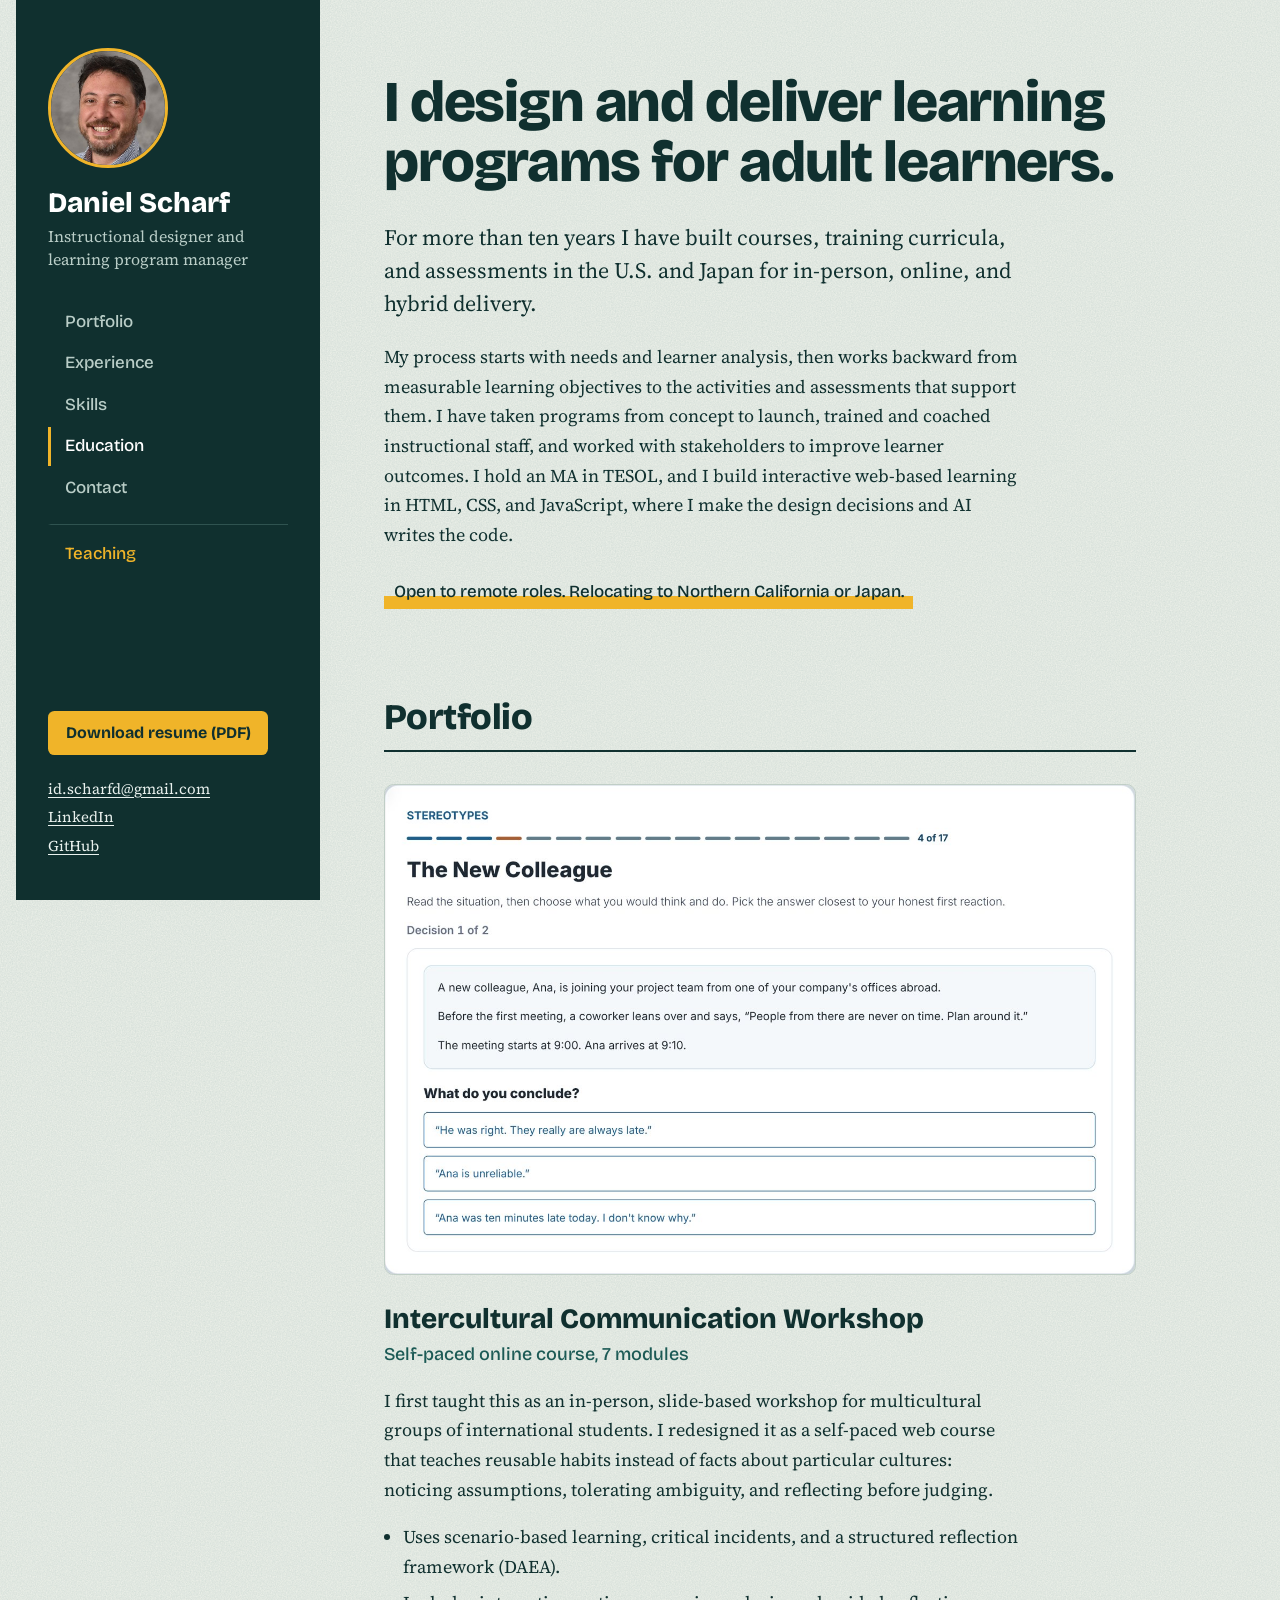
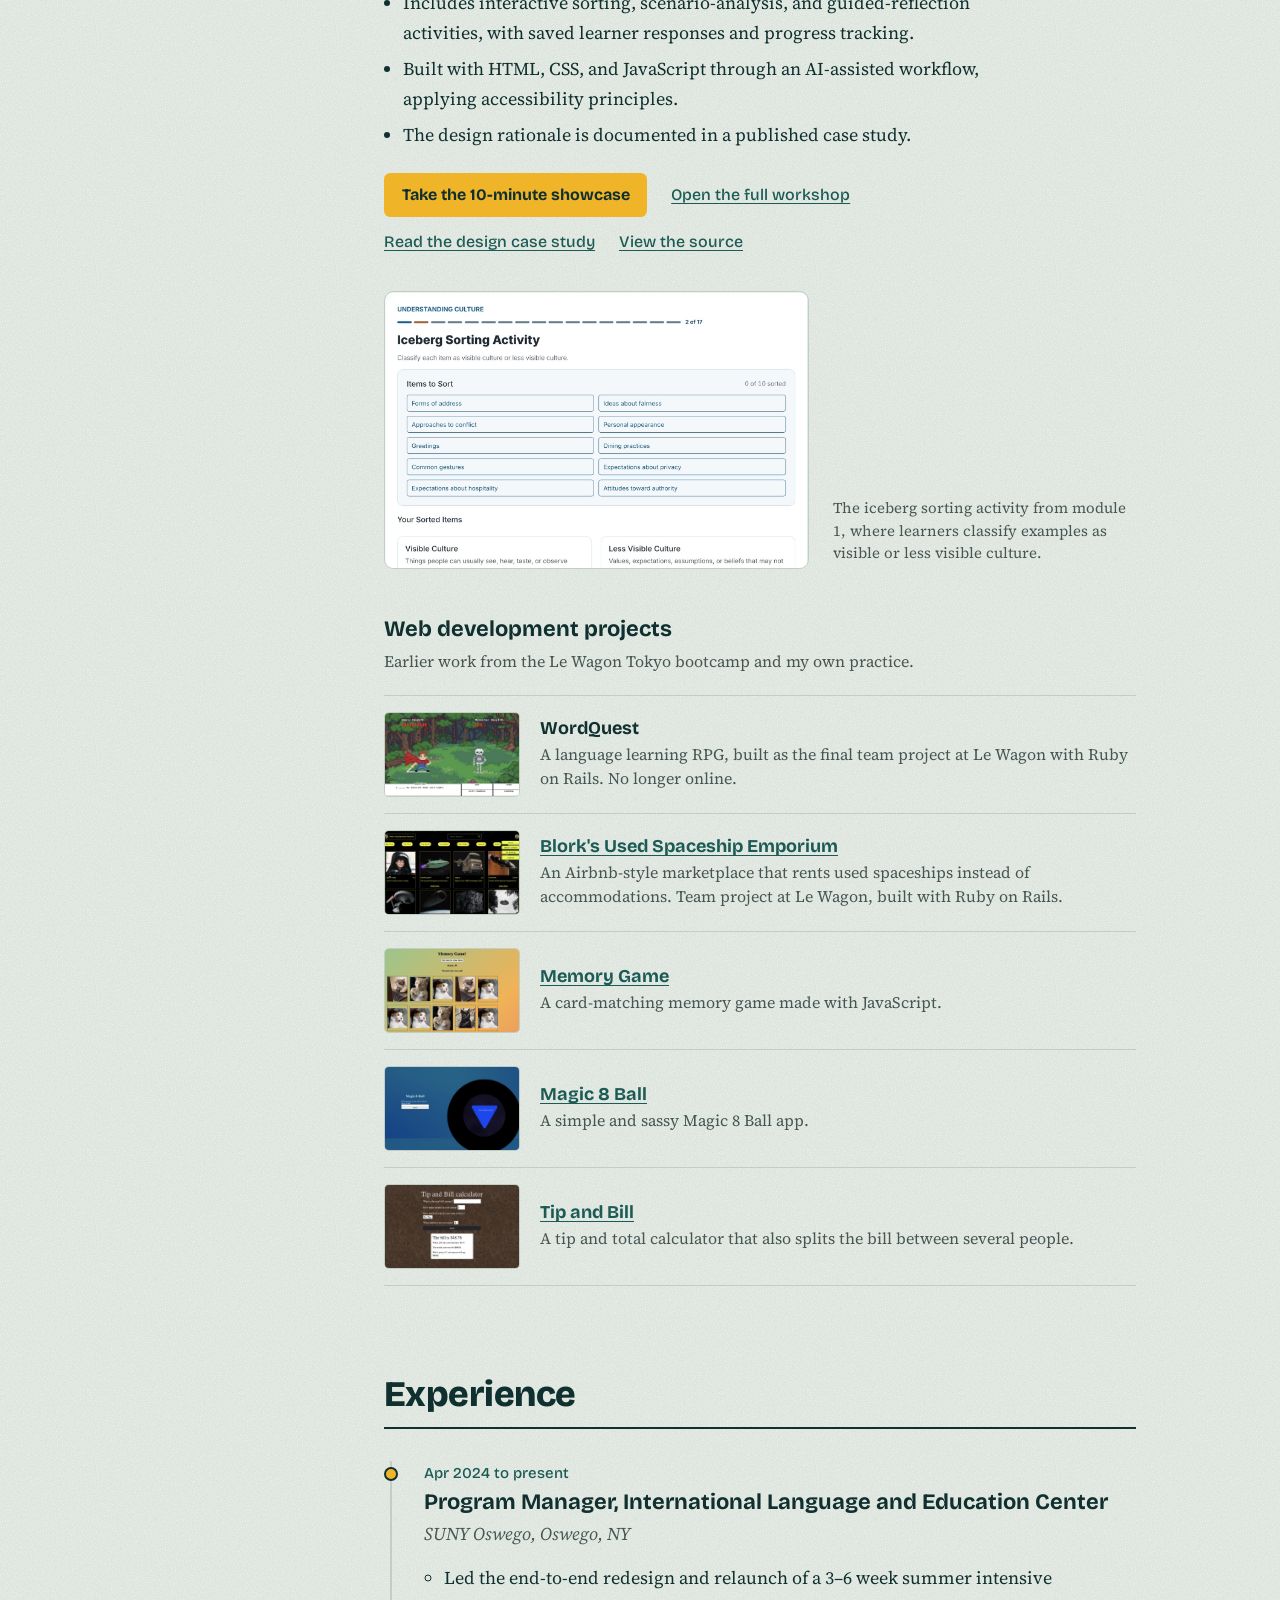
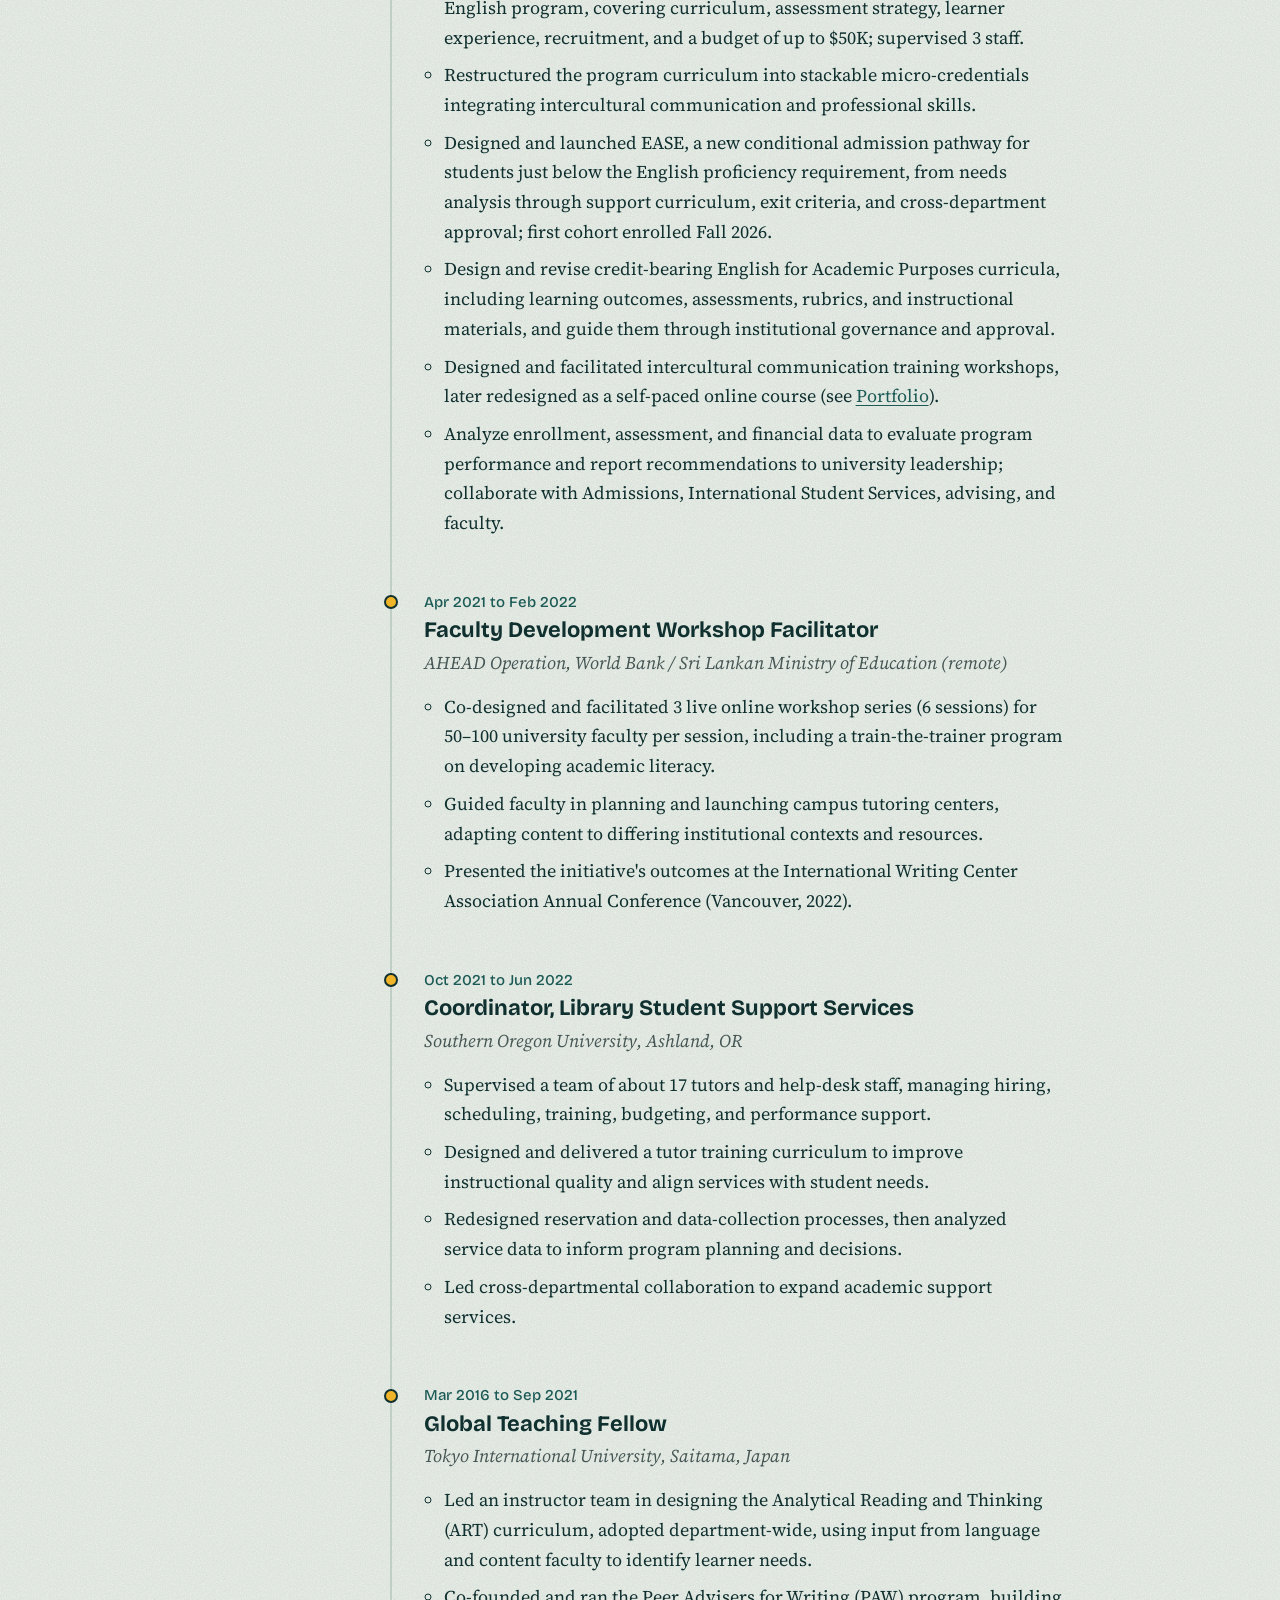
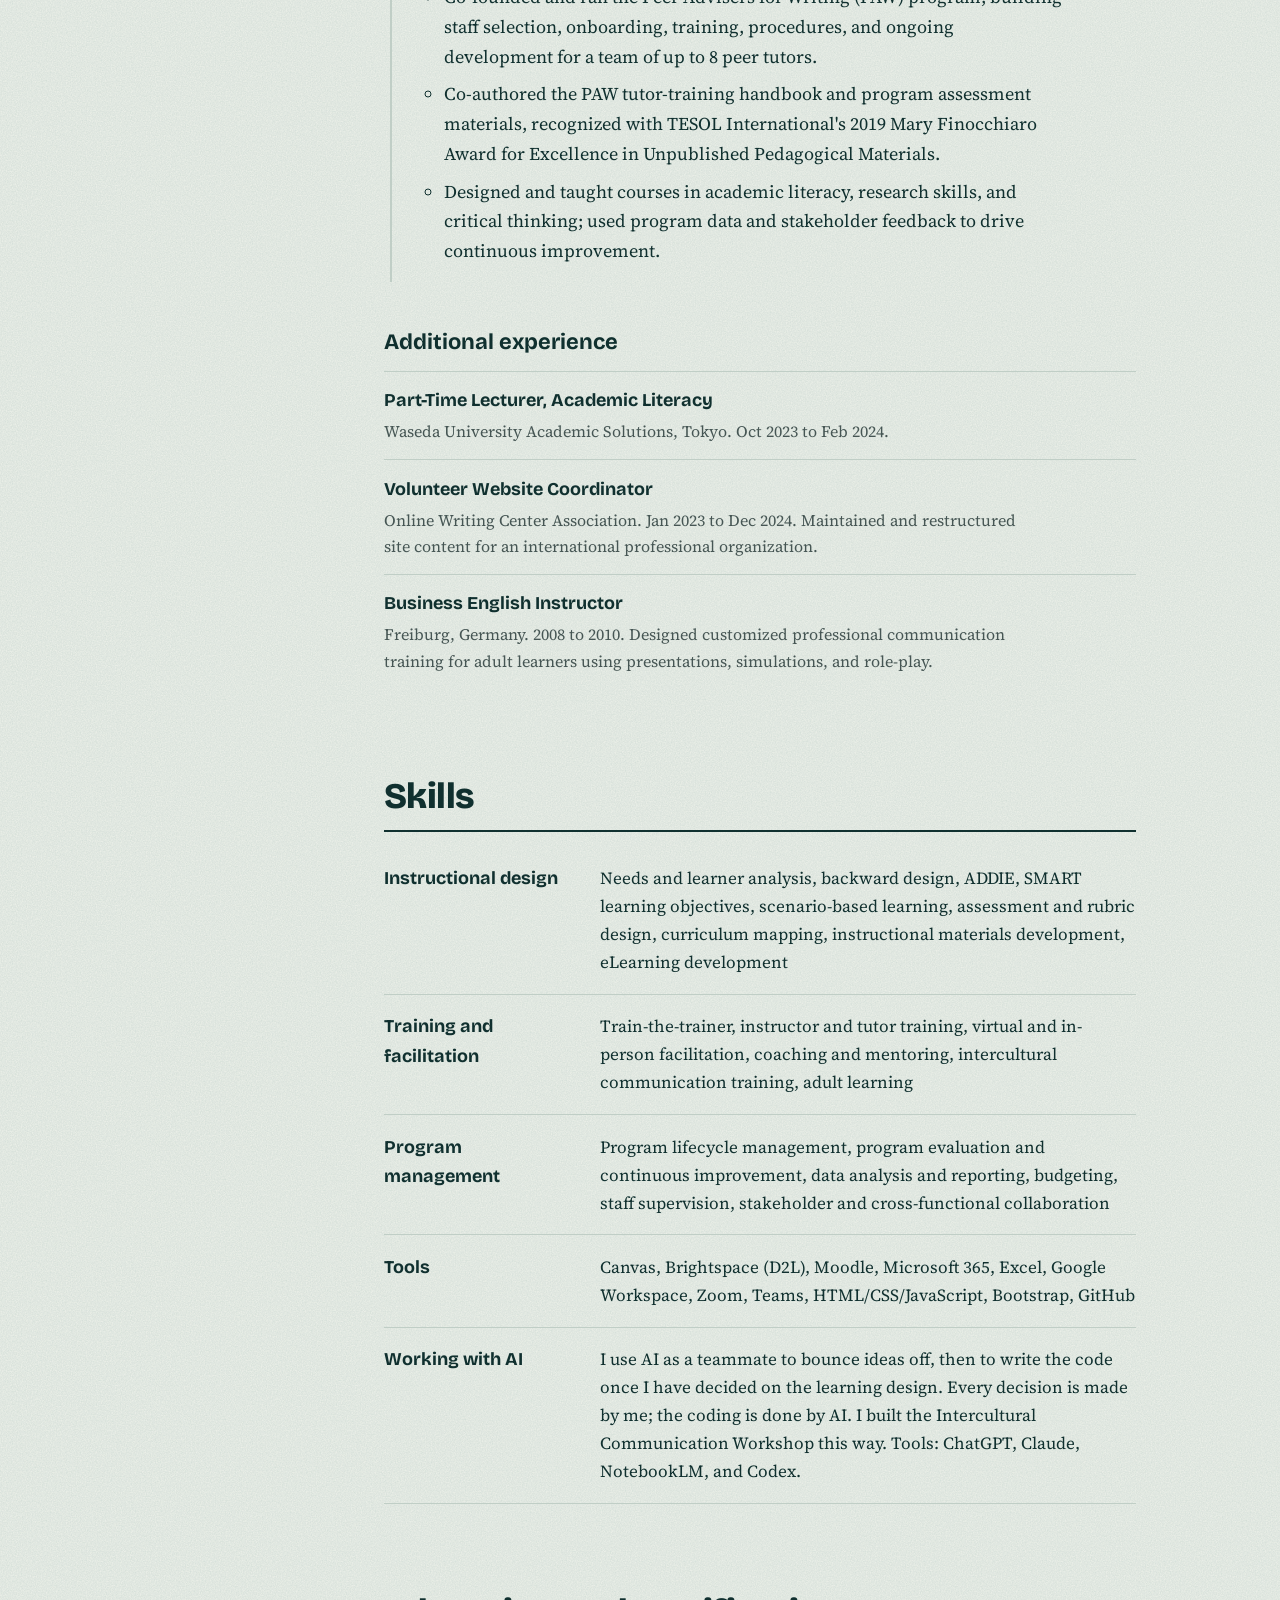
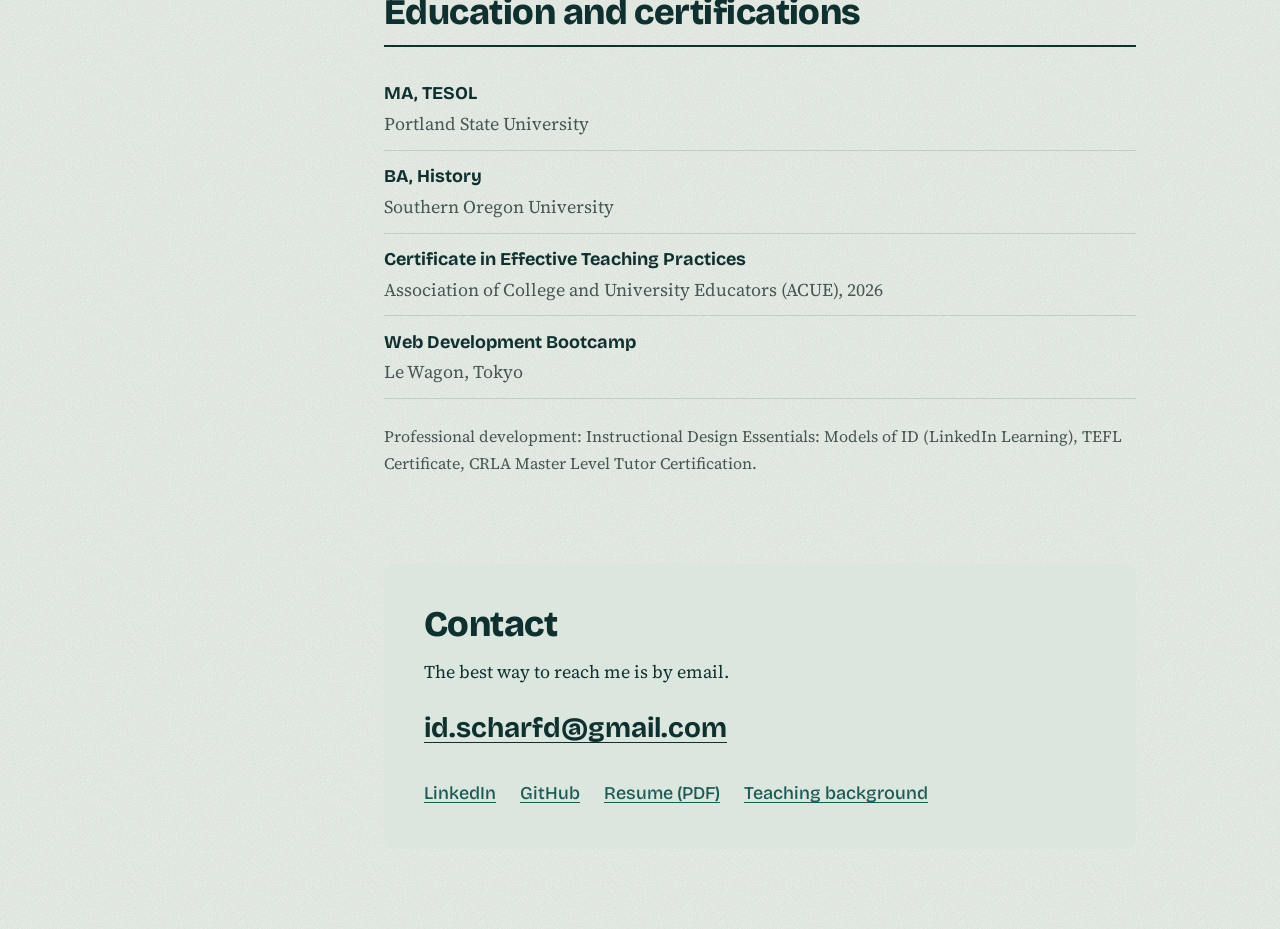
<file: index.html>
<!DOCTYPE html>
<html lang="en">
<head>
  <meta charset="UTF-8">
  <meta name="viewport" content="width=device-width, initial-scale=1">
  <title>Daniel Scharf, instructional designer</title>
  <meta name="description" content="Daniel Scharf is an instructional designer and learning program manager with 10+ years of experience designing, delivering, and evaluating learning programs for adult and international learners.">
  <meta property="og:title" content="Daniel Scharf, instructional designer">
  <meta property="og:description" content="Portfolio and resume: instructional design, curriculum development, and learning program management.">
  <meta property="og:type" content="website">
  <meta property="og:url" content="https://daniel-scharf.com/">
  <link rel="icon" href="data:image/svg+xml,%3Csvg xmlns='http://www.w3.org/2000/svg' viewBox='0 0 64 64'%3E%3Crect width='64' height='64' rx='12' fill='%2310302F'/%3E%3Ctext x='32' y='43' font-family='Arial,sans-serif' font-size='28' font-weight='700' text-anchor='middle' fill='%23F0B429'%3EDS%3C/text%3E%3C/svg%3E">
  <link rel="preconnect" href="https://fonts.googleapis.com">
  <link rel="preconnect" href="https://fonts.gstatic.com" crossorigin>
  <link href="https://fonts.googleapis.com/css2?family=Bricolage+Grotesque:opsz,wght@12..96,500;12..96,700;12..96,800&family=Source+Serif+4:ital,opsz,wght@0,8..60,400;0,8..60,600;1,8..60,400&display=swap" rel="stylesheet">
  <link rel="stylesheet" href="style.css">
</head>
<body>
  <a class="skip-link" href="#main">Skip to content</a>

  <div class="layout">
    <header class="rail">
      <div class="rail-id">
        <img class="portrait" src="images/daniel-scharf.jpg" width="400" height="400" alt="Portrait of Daniel Scharf">
        <div>
          <p class="rail-name">Daniel Scharf</p>
          <p class="rail-role">Instructional designer and learning program manager</p>
        </div>
      </div>

      <nav class="rail-nav" aria-label="Sections">
        <a href="#portfolio">Portfolio</a>
        <a href="#experience">Experience</a>
        <a href="#skills">Skills</a>
        <a href="#education">Education</a>
        <a href="#contact">Contact</a>
        <a class="nav-page" href="teaching.html">Teaching</a>
      </nav>

      <div class="rail-actions">
        <a class="button" href="Daniel_Scharf_Resume.pdf" download>Download resume (PDF)</a>
        <ul class="rail-links">
          <li><a href="mailto:id.scharfd@gmail.com">id.scharfd@gmail.com</a></li>
          <li><a href="https://www.linkedin.com/in/scharf-daniel" target="_blank" rel="noopener">LinkedIn</a></li>
          <li><a href="https://github.com/DanielBScharf" target="_blank" rel="noopener">GitHub</a></li>
        </ul>
      </div>
    </header>

    <main id="main">
      <section class="intro" aria-labelledby="intro-heading">
        <h1 id="intro-heading">I design and deliver learning programs for adult learners.</h1>
        <p class="lede">For more than ten years I have built courses, training curricula, and assessments in the U.S. and Japan for in-person, online, and hybrid delivery.</p>
        <p>My process starts with needs and learner analysis, then works backward from measurable learning objectives to the activities and assessments that support them. I have taken programs from concept to launch, trained and coached instructional staff, and worked with stakeholders to improve learner outcomes. I hold an MA in TESOL, and I build interactive web-based learning in HTML, CSS, and JavaScript, where I make the design decisions and AI writes the code.</p>
        <p class="availability">Open to remote roles. Relocating to Northern California or Japan.</p>
      </section>

      <section id="portfolio" aria-labelledby="portfolio-heading">
        <h2 id="portfolio-heading">Portfolio</h2>

        <article class="feature">
          <a class="feature-shot" href="https://danielbscharf.github.io/Intercultural-Communication-Online-Web-Training/#showcase" target="_blank" rel="noopener">
            <img src="images/workshop-scenario.jpg" width="1400" height="913" alt="A workshop screen titled The New Colleague: a short workplace scenario followed by three possible conclusions for the learner to choose from">
          </a>
          <div class="feature-body">
            <h3>Intercultural Communication Workshop</h3>
            <p class="feature-kind">Self-paced online course, 7 modules</p>
            <p>I first taught this as an in-person, slide-based workshop for multicultural groups of international students. I redesigned it as a self-paced web course that teaches reusable habits instead of facts about particular cultures: noticing assumptions, tolerating ambiguity, and reflecting before judging.</p>
            <ul>
              <li>Uses scenario-based learning, critical incidents, and a structured reflection framework (DAEA).</li>
              <li>Includes interactive sorting, scenario-analysis, and guided-reflection activities, with saved learner responses and progress tracking.</li>
              <li>Built with HTML, CSS, and JavaScript through an AI-assisted workflow, applying accessibility principles.</li>
              <li>The design rationale is documented in a published case study.</li>
            </ul>
            <p class="feature-links">
              <a class="button" href="https://danielbscharf.github.io/Intercultural-Communication-Online-Web-Training/#showcase" target="_blank" rel="noopener">Take the 10-minute showcase</a>
              <a href="https://danielbscharf.github.io/Intercultural-Communication-Online-Web-Training/" target="_blank" rel="noopener">Open the full workshop</a>
              <a href="https://github.com/DanielBScharf/Intercultural-Communication-Online-Web-Training/blob/main/docs/DESIGN_DECISIONS.md" target="_blank" rel="noopener">Read the design case study</a>
              <a href="https://github.com/DanielBScharf/Intercultural-Communication-Online-Web-Training" target="_blank" rel="noopener">View the source</a>
            </p>
          </div>
          <figure class="feature-second">
            <img src="images/workshop-sorting.jpg" width="1400" height="913" loading="lazy" alt="A workshop screen titled Iceberg Sorting Activity, with ten items such as greetings and ideas about fairness to classify as visible or less visible culture">
            <figcaption>The iceberg sorting activity from module 1, where learners classify examples as visible or less visible culture.</figcaption>
          </figure>
        </article>

        <h3 class="sub-heading">Web development projects</h3>
        <p class="sub-note">Earlier work from the Le Wagon Tokyo bootcamp and my own practice.</p>
        <ul class="projects">
          <li>
            <img src="images/wordquest.jpg" width="720" height="395" loading="lazy" alt="WordQuest landing page">
            <div>
              <h4>WordQuest</h4>
              <p>A language learning RPG, built as the final team project at Le Wagon with Ruby on Rails. No longer online.</p>
            </div>
          </li>
          <li>
            <img src="images/blorks.jpg" width="720" height="395" loading="lazy" alt="Blork's Used Spaceship Emporium landing page">
            <div>
              <h4><a href="https://blorks-used-spaceships.herokuapp.com/" target="_blank" rel="noopener">Blork's Used Spaceship Emporium</a></h4>
              <p>An Airbnb-style marketplace that rents used spaceships instead of accommodations. Team project at Le Wagon, built with Ruby on Rails.</p>
            </div>
          </li>
          <li>
            <img src="images/memory.jpg" width="720" height="464" loading="lazy" alt="Memory game board">
            <div>
              <h4><a href="https://danielbscharf.github.io/Memory-Game/" target="_blank" rel="noopener">Memory Game</a></h4>
              <p>A card-matching memory game made with JavaScript.</p>
            </div>
          </li>
          <li>
            <img src="images/magic.jpg" width="720" height="393" loading="lazy" alt="Magic 8 Ball app">
            <div>
              <h4><a href="https://danielbscharf.github.io/magic-8-ball/" target="_blank" rel="noopener">Magic 8 Ball</a></h4>
              <p>A simple and sassy Magic 8 Ball app.</p>
            </div>
          </li>
          <li>
            <img src="images/billcalc.jpg" width="720" height="393" loading="lazy" alt="Tip and bill calculator">
            <div>
              <h4><a href="https://danielbscharf.github.io/tip-and-bill/" target="_blank" rel="noopener">Tip and Bill</a></h4>
              <p>A tip and total calculator that also splits the bill between several people.</p>
            </div>
          </li>
        </ul>
      </section>

      <section id="experience" aria-labelledby="experience-heading">
        <h2 id="experience-heading">Experience</h2>

        <ol class="timeline">
          <li>
            <p class="when">Apr 2024 to present</p>
            <h3>Program Manager, International Language and Education Center</h3>
            <p class="where">SUNY Oswego, Oswego, NY</p>
            <ul>
              <li>Led the end-to-end redesign and relaunch of a 3–6 week summer intensive English program, covering curriculum, assessment strategy, learner experience, recruitment, and a budget of up to $50K; supervised 3 staff.</li>
              <li>Restructured the program curriculum into stackable micro-credentials integrating intercultural communication and professional skills.</li>
              <li>Designed and launched EASE, a new conditional admission pathway for students just below the English proficiency requirement, from needs analysis through support curriculum, exit criteria, and cross-department approval; first cohort enrolled Fall 2026.</li>
              <li>Design and revise credit-bearing English for Academic Purposes curricula, including learning outcomes, assessments, rubrics, and instructional materials, and guide them through institutional governance and approval.</li>
              <li>Designed and facilitated intercultural communication training workshops, later redesigned as a self-paced online course (see <a href="#portfolio">Portfolio</a>).</li>
              <li>Analyze enrollment, assessment, and financial data to evaluate program performance and report recommendations to university leadership; collaborate with Admissions, International Student Services, advising, and faculty.</li>
            </ul>
          </li>
          <li>
            <p class="when">Apr 2021 to Feb 2022</p>
            <h3>Faculty Development Workshop Facilitator</h3>
            <p class="where">AHEAD Operation, World Bank / Sri Lankan Ministry of Education (remote)</p>
            <ul>
              <li>Co-designed and facilitated 3 live online workshop series (6 sessions) for 50–100 university faculty per session, including a train-the-trainer program on developing academic literacy.</li>
              <li>Guided faculty in planning and launching campus tutoring centers, adapting content to differing institutional contexts and resources.</li>
              <li>Presented the initiative's outcomes at the International Writing Center Association Annual Conference (Vancouver, 2022).</li>
            </ul>
          </li>
          <li>
            <p class="when">Oct 2021 to Jun 2022</p>
            <h3>Coordinator, Library Student Support Services</h3>
            <p class="where">Southern Oregon University, Ashland, OR</p>
            <ul>
              <li>Supervised a team of about 17 tutors and help-desk staff, managing hiring, scheduling, training, budgeting, and performance support.</li>
              <li>Designed and delivered a tutor training curriculum to improve instructional quality and align services with student needs.</li>
              <li>Redesigned reservation and data-collection processes, then analyzed service data to inform program planning and decisions.</li>
              <li>Led cross-departmental collaboration to expand academic support services.</li>
            </ul>
          </li>
          <li>
            <p class="when">Mar 2016 to Sep 2021</p>
            <h3>Global Teaching Fellow</h3>
            <p class="where">Tokyo International University, Saitama, Japan</p>
            <ul>
              <li>Led an instructor team in designing the Analytical Reading and Thinking (ART) curriculum, adopted department-wide, using input from language and content faculty to identify learner needs.</li>
              <li>Co-founded and ran the Peer Advisers for Writing (PAW) program, building staff selection, onboarding, training, procedures, and ongoing development for a team of up to 8 peer tutors.</li>
              <li>Co-authored the PAW tutor-training handbook and program assessment materials, recognized with TESOL International's 2019 Mary Finocchiaro Award for Excellence in Unpublished Pedagogical Materials.</li>
              <li>Designed and taught courses in academic literacy, research skills, and critical thinking; used program data and stakeholder feedback to drive continuous improvement.</li>
            </ul>
          </li>
        </ol>

        <h3 class="sub-heading">Additional experience</h3>
        <dl class="additional">
          <div>
            <dt>Part-Time Lecturer, Academic Literacy</dt>
            <dd>Waseda University Academic Solutions, Tokyo. Oct 2023 to Feb 2024.</dd>
          </div>
          <div>
            <dt>Volunteer Website Coordinator</dt>
            <dd>Online Writing Center Association. Jan 2023 to Dec 2024. Maintained and restructured site content for an international professional organization.</dd>
          </div>
          <div>
            <dt>Business English Instructor</dt>
            <dd>Freiburg, Germany. 2008 to 2010. Designed customized professional communication training for adult learners using presentations, simulations, and role-play.</dd>
          </div>
        </dl>
      </section>

      <section id="skills" aria-labelledby="skills-heading">
        <h2 id="skills-heading">Skills</h2>
        <dl class="skills">
          <div>
            <dt>Instructional design</dt>
            <dd>Needs and learner analysis, backward design, ADDIE, SMART learning objectives, scenario-based learning, assessment and rubric design, curriculum mapping, instructional materials development, eLearning development</dd>
          </div>
          <div>
            <dt>Training and facilitation</dt>
            <dd>Train-the-trainer, instructor and tutor training, virtual and in-person facilitation, coaching and mentoring, intercultural communication training, adult learning</dd>
          </div>
          <div>
            <dt>Program management</dt>
            <dd>Program lifecycle management, program evaluation and continuous improvement, data analysis and reporting, budgeting, staff supervision, stakeholder and cross-functional collaboration</dd>
          </div>
          <div>
            <dt>Tools</dt>
            <dd>Canvas, Brightspace (D2L), Moodle, Microsoft 365, Excel, Google Workspace, Zoom, Teams, HTML/CSS/JavaScript, Bootstrap, GitHub</dd>
          </div>
          <div>
            <dt>Working with AI</dt>
            <dd>I use AI as a teammate to bounce ideas off, then to write the code once I have decided on the learning design. Every decision is made by me; the coding is done by AI. I built the Intercultural Communication Workshop this way. Tools: ChatGPT, Claude, NotebookLM, and Codex.</dd>
          </div>
        </dl>
      </section>

      <section id="education" aria-labelledby="education-heading">
        <h2 id="education-heading">Education and certifications</h2>
        <ul class="credentials">
          <li><strong>MA, TESOL</strong> Portland State University</li>
          <li><strong>BA, History</strong> Southern Oregon University</li>
          <li><strong>Certificate in Effective Teaching Practices</strong> Association of College and University Educators (ACUE), 2026</li>
          <li><strong>Web Development Bootcamp</strong> Le Wagon, Tokyo</li>
        </ul>
        <p class="sub-note">Professional development: Instructional Design Essentials: Models of ID (LinkedIn Learning), TEFL Certificate, CRLA Master Level Tutor Certification.</p>
      </section>

      <section id="contact" class="contact" aria-labelledby="contact-heading">
        <h2 id="contact-heading">Contact</h2>
        <p>The best way to reach me is by email.</p>
        <p class="contact-email"><a href="mailto:id.scharfd@gmail.com">id.scharfd@gmail.com</a></p>
        <p class="contact-links">
          <a href="https://www.linkedin.com/in/scharf-daniel" target="_blank" rel="noopener">LinkedIn</a>
          <a href="https://github.com/DanielBScharf" target="_blank" rel="noopener">GitHub</a>
          <a href="Daniel_Scharf_Resume.pdf" download>Resume (PDF)</a>
          <a href="teaching.html">Teaching background</a>
        </p>
      </section>
    </main>
  </div>

  <script src="script.js"></script>
</body>
</html>
</file>
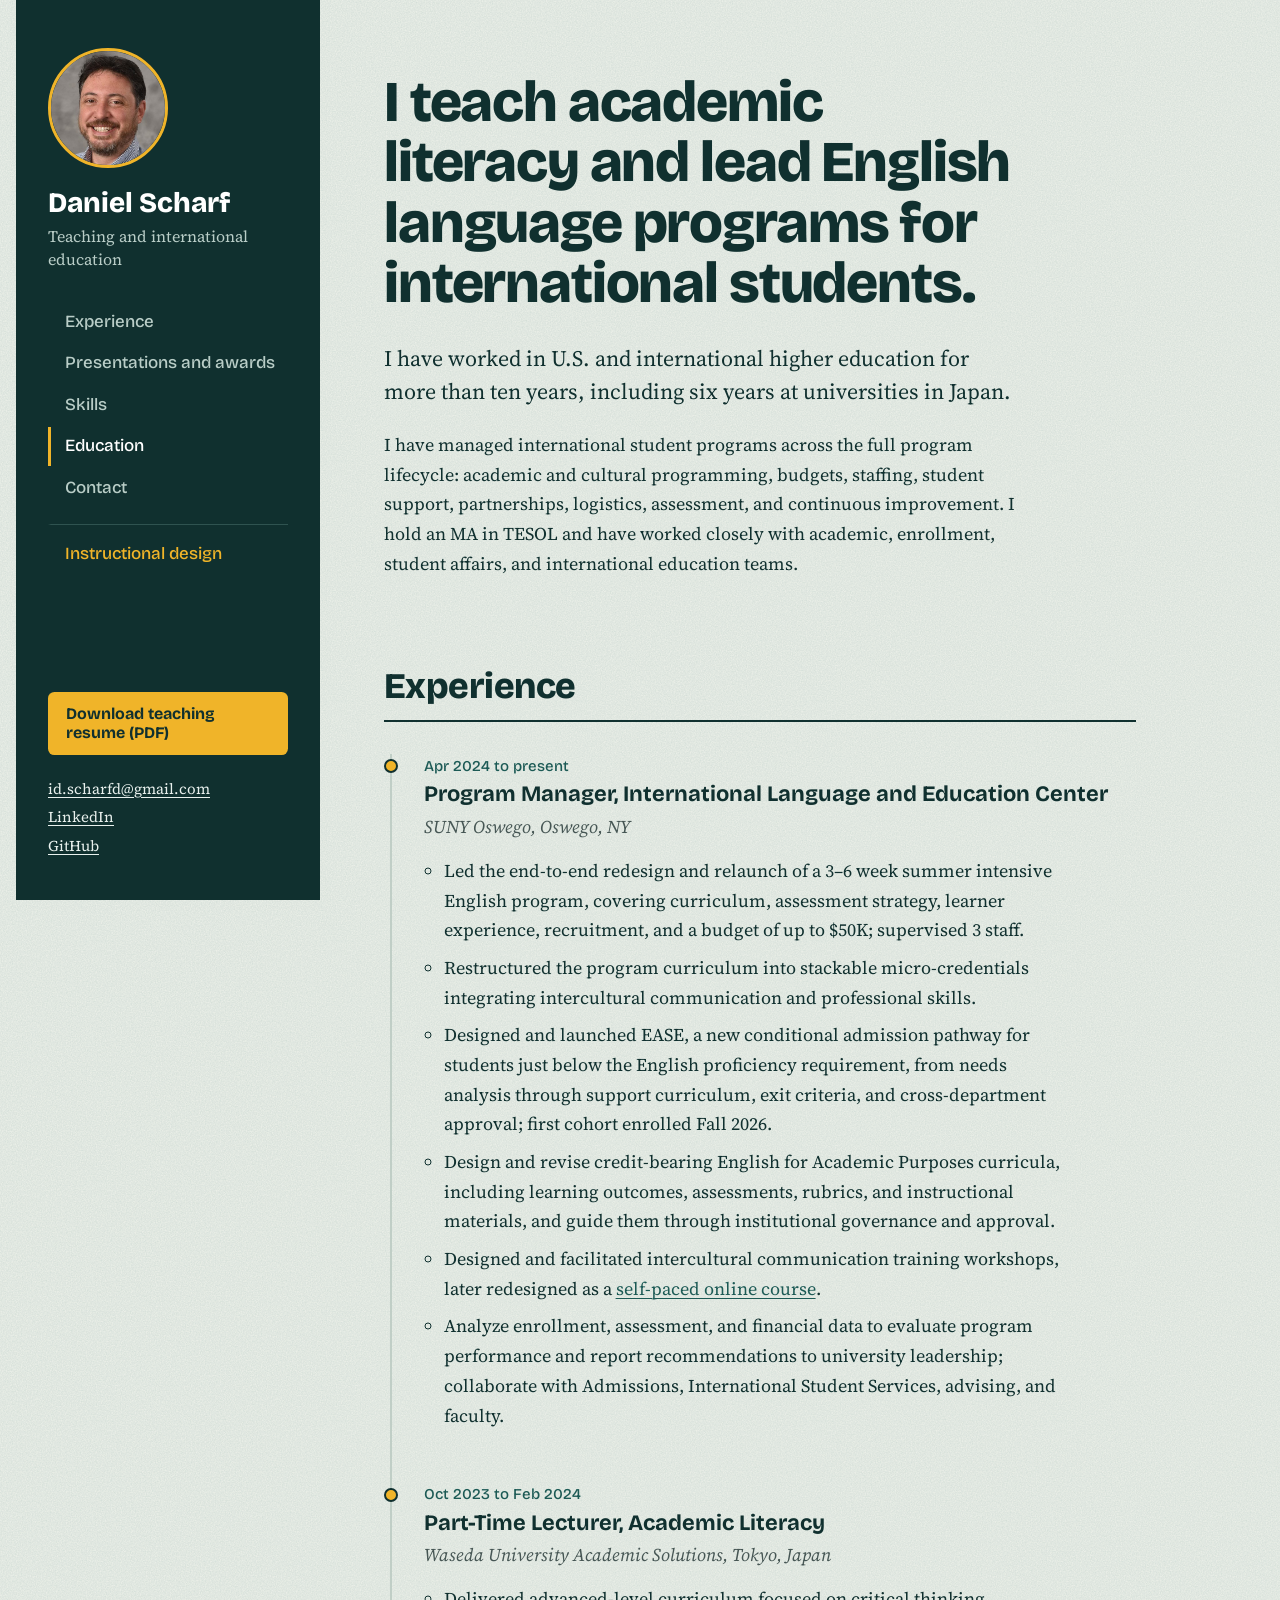
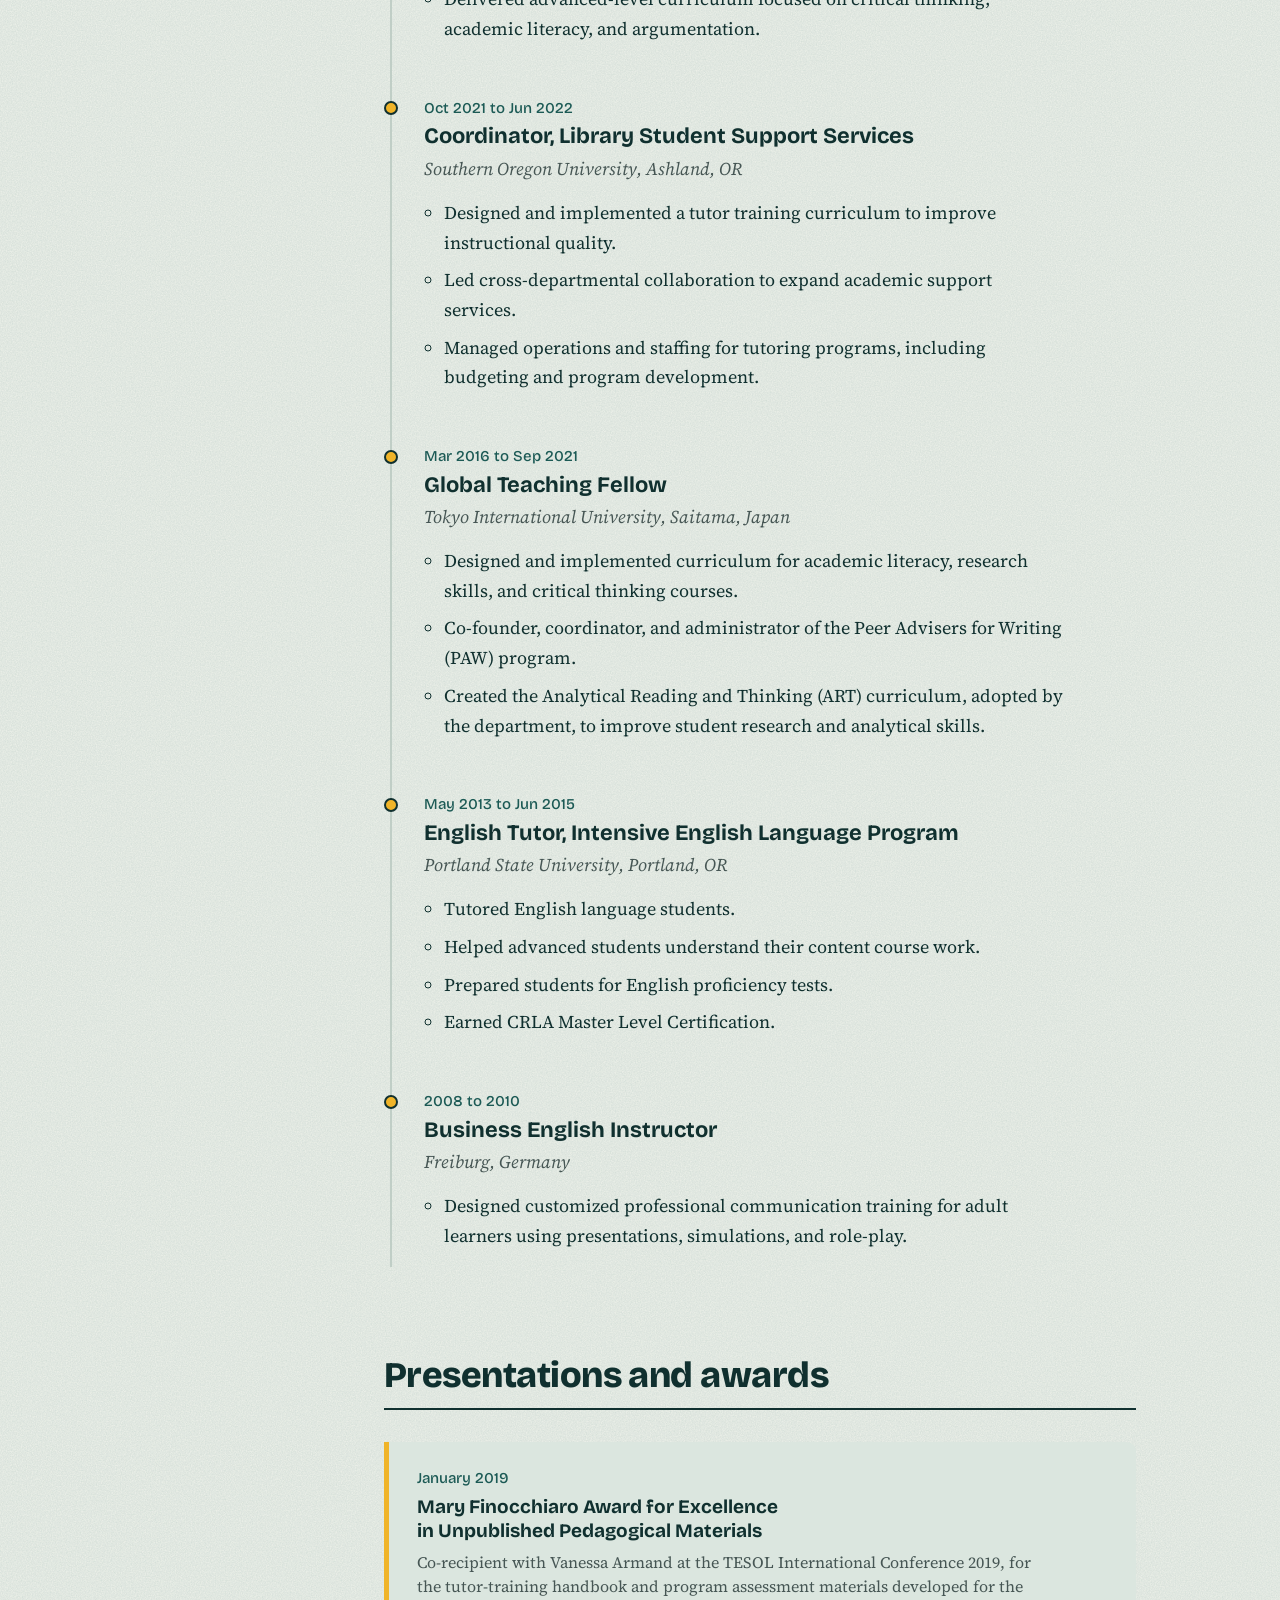
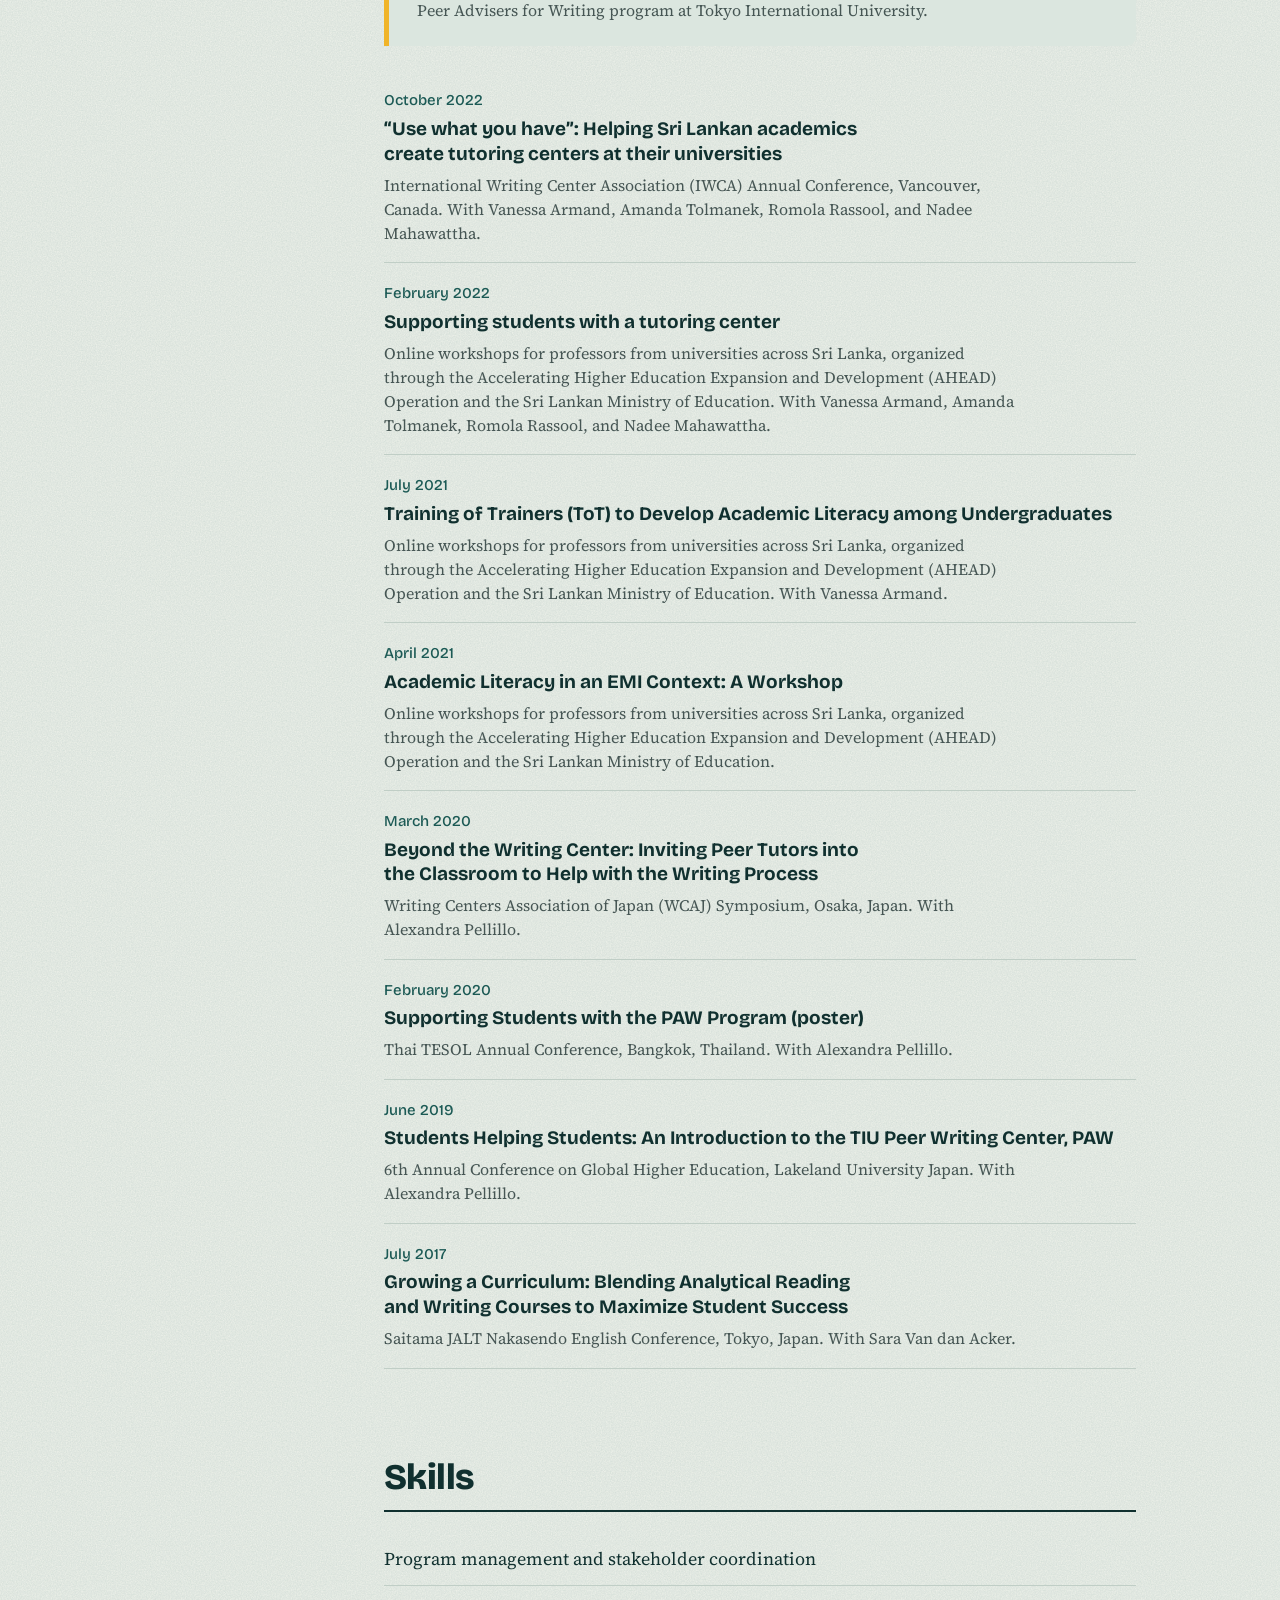
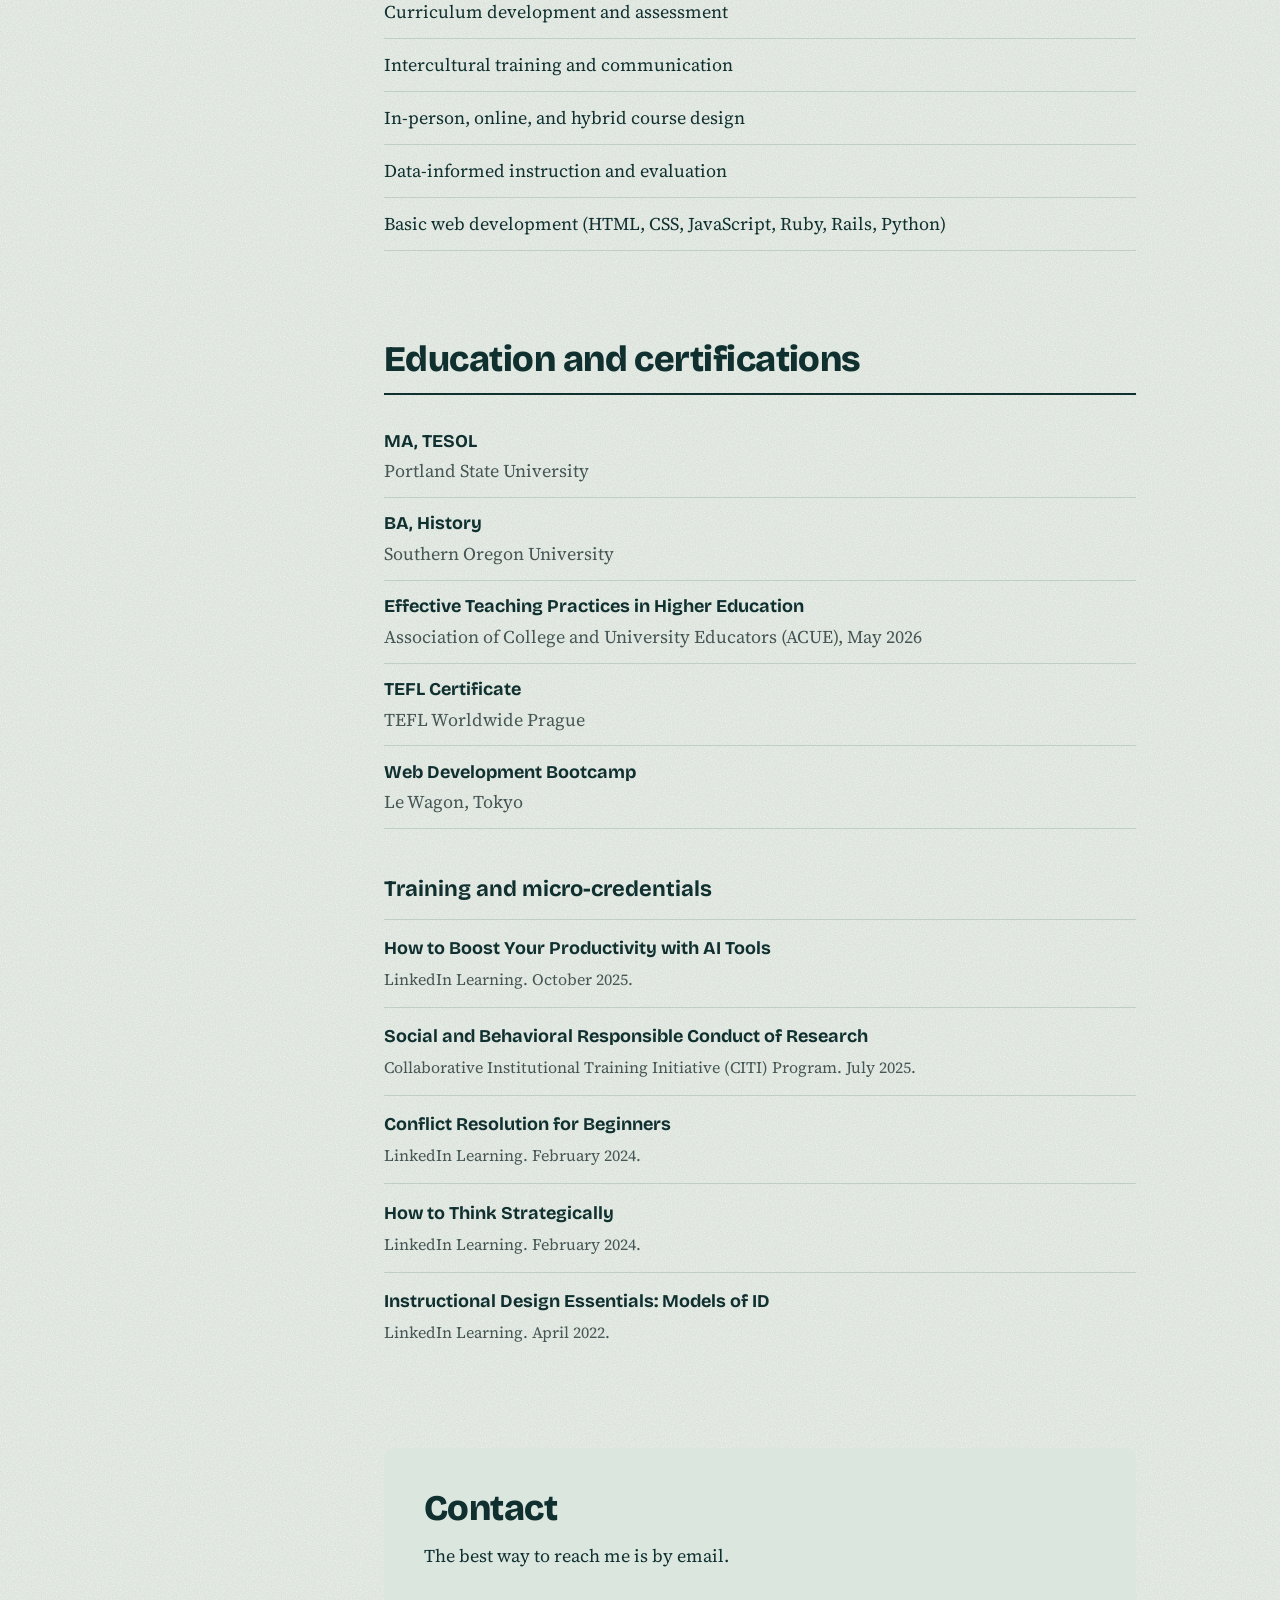
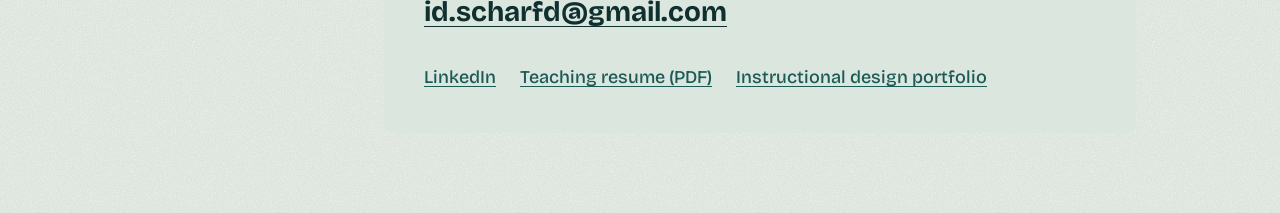
<file: teaching.html>
<!DOCTYPE html>
<html lang="en">
<head>
  <meta charset="UTF-8">
  <meta name="viewport" content="width=device-width, initial-scale=1">
  <title>Daniel Scharf, teaching and international education</title>
  <meta name="description" content="Daniel Scharf's teaching background: 10+ years in U.S. and international higher education, including six years at Japanese universities. MA TESOL.">
  <meta property="og:title" content="Daniel Scharf, teaching and international education">
  <meta property="og:description" content="Teaching experience, presentations, and qualifications in academic English and international education.">
  <meta property="og:type" content="website">
  <meta property="og:url" content="https://daniel-scharf.com/teaching.html">
  <link rel="icon" href="data:image/svg+xml,%3Csvg xmlns='http://www.w3.org/2000/svg' viewBox='0 0 64 64'%3E%3Crect width='64' height='64' rx='12' fill='%2310302F'/%3E%3Ctext x='32' y='43' font-family='Arial,sans-serif' font-size='28' font-weight='700' text-anchor='middle' fill='%23F0B429'%3EDS%3C/text%3E%3C/svg%3E">
  <link rel="preconnect" href="https://fonts.googleapis.com">
  <link rel="preconnect" href="https://fonts.gstatic.com" crossorigin>
  <link href="https://fonts.googleapis.com/css2?family=Bricolage+Grotesque:opsz,wght@12..96,500;12..96,700;12..96,800&family=Source+Serif+4:ital,opsz,wght@0,8..60,400;0,8..60,600;1,8..60,400&display=swap" rel="stylesheet">
  <link rel="stylesheet" href="style.css">
</head>
<body>
  <a class="skip-link" href="#main">Skip to content</a>

  <div class="layout">
    <header class="rail">
      <div class="rail-id">
        <img class="portrait" src="images/daniel-scharf.jpg" width="400" height="400" alt="Portrait of Daniel Scharf">
        <div>
          <p class="rail-name">Daniel Scharf</p>
          <p class="rail-role">Teaching and international education</p>
        </div>
      </div>

      <nav class="rail-nav" aria-label="Sections">
        <a href="#experience">Experience</a>
        <a href="#presentations">Presentations and awards</a>
        <a href="#skills">Skills</a>
        <a href="#education">Education</a>
        <a href="#contact">Contact</a>
        <a class="nav-page" href="index.html">Instructional design</a>
      </nav>

      <div class="rail-actions">
        <a class="button" href="Daniel_Scharf_Teaching_Resume.pdf" download>Download teaching resume (PDF)</a>
        <ul class="rail-links">
          <li><a href="mailto:id.scharfd@gmail.com">id.scharfd@gmail.com</a></li>
          <li><a href="https://www.linkedin.com/in/scharf-daniel" target="_blank" rel="noopener">LinkedIn</a></li>
          <li><a href="https://github.com/DanielBScharf" target="_blank" rel="noopener">GitHub</a></li>
        </ul>
      </div>
    </header>

    <main id="main">
      <section class="intro" aria-labelledby="intro-heading">
        <h1 id="intro-heading">I teach academic literacy and lead English language programs for international students.</h1>
        <p class="lede">I have worked in U.S. and international higher education for more than ten years, including six years at universities in Japan.</p>
        <p>I have managed international student programs across the full program lifecycle: academic and cultural programming, budgets, staffing, student support, partnerships, logistics, assessment, and continuous improvement. I hold an MA in TESOL and have worked closely with academic, enrollment, student affairs, and international education teams.</p>
      </section>

      <section id="experience" aria-labelledby="experience-heading">
        <h2 id="experience-heading">Experience</h2>

        <ol class="timeline">
          <li>
            <p class="when">Apr 2024 to present</p>
            <h3>Program Manager, International Language and Education Center</h3>
            <p class="where">SUNY Oswego, Oswego, NY</p>
            <ul>
              <li>Led the end-to-end redesign and relaunch of a 3–6 week summer intensive English program, covering curriculum, assessment strategy, learner experience, recruitment, and a budget of up to $50K; supervised 3 staff.</li>
              <li>Restructured the program curriculum into stackable micro-credentials integrating intercultural communication and professional skills.</li>
              <li>Designed and launched EASE, a new conditional admission pathway for students just below the English proficiency requirement, from needs analysis through support curriculum, exit criteria, and cross-department approval; first cohort enrolled Fall 2026.</li>
              <li>Design and revise credit-bearing English for Academic Purposes curricula, including learning outcomes, assessments, rubrics, and instructional materials, and guide them through institutional governance and approval.</li>
              <li>Designed and facilitated intercultural communication training workshops, later redesigned as a <a href="index.html#portfolio">self-paced online course</a>.</li>
              <li>Analyze enrollment, assessment, and financial data to evaluate program performance and report recommendations to university leadership; collaborate with Admissions, International Student Services, advising, and faculty.</li>
            </ul>
          </li>
          <li>
            <p class="when">Oct 2023 to Feb 2024</p>
            <h3>Part-Time Lecturer, Academic Literacy</h3>
            <p class="where">Waseda University Academic Solutions, Tokyo, Japan</p>
            <ul>
              <li>Delivered advanced-level curriculum focused on critical thinking, academic literacy, and argumentation.</li>
            </ul>
          </li>
          <li>
            <p class="when">Oct 2021 to Jun 2022</p>
            <h3>Coordinator, Library Student Support Services</h3>
            <p class="where">Southern Oregon University, Ashland, OR</p>
            <ul>
              <li>Designed and implemented a tutor training curriculum to improve instructional quality.</li>
              <li>Led cross-departmental collaboration to expand academic support services.</li>
              <li>Managed operations and staffing for tutoring programs, including budgeting and program development.</li>
            </ul>
          </li>
          <li>
            <p class="when">Mar 2016 to Sep 2021</p>
            <h3>Global Teaching Fellow</h3>
            <p class="where">Tokyo International University, Saitama, Japan</p>
            <ul>
              <li>Designed and implemented curriculum for academic literacy, research skills, and critical thinking courses.</li>
              <li>Co-founder, coordinator, and administrator of the Peer Advisers for Writing (PAW) program.</li>
              <li>Created the Analytical Reading and Thinking (ART) curriculum, adopted by the department, to improve student research and analytical skills.</li>
            </ul>
          </li>
          <li>
            <p class="when">May 2013 to Jun 2015</p>
            <h3>English Tutor, Intensive English Language Program</h3>
            <p class="where">Portland State University, Portland, OR</p>
            <ul>
              <li>Tutored English language students.</li>
              <li>Helped advanced students understand their content course work.</li>
              <li>Prepared students for English proficiency tests.</li>
              <li>Earned CRLA Master Level Certification.</li>
            </ul>
          </li>
          <li>
            <p class="when">2008 to 2010</p>
            <h3>Business English Instructor</h3>
            <p class="where">Freiburg, Germany</p>
            <ul>
              <li>Designed customized professional communication training for adult learners using presentations, simulations, and role-play.</li>
            </ul>
          </li>
        </ol>
      </section>

      <section id="presentations" aria-labelledby="presentations-heading">
        <h2 id="presentations-heading">Presentations and awards</h2>

        <div class="award">
          <p class="when">January 2019</p>
          <h3>Mary Finocchiaro Award for Excellence in Unpublished Pedagogical Materials</h3>
          <p>Co-recipient with Vanessa Armand at the TESOL International Conference 2019, for the tutor-training handbook and program assessment materials developed for the Peer Advisers for Writing program at Tokyo International University.</p>
        </div>

        <ul class="talks">
          <li>
            <p class="when">October 2022</p>
            <h3>“Use what you have”: Helping Sri Lankan academics create tutoring centers at their universities</h3>
            <p>International Writing Center Association (IWCA) Annual Conference, Vancouver, Canada. With Vanessa Armand, Amanda Tolmanek, Romola Rassool, and Nadee Mahawattha.</p>
          </li>
          <li>
            <p class="when">February 2022</p>
            <h3>Supporting students with a tutoring center</h3>
            <p>Online workshops for professors from universities across Sri Lanka, organized through the Accelerating Higher Education Expansion and Development (AHEAD) Operation and the Sri Lankan Ministry of Education. With Vanessa Armand, Amanda Tolmanek, Romola Rassool, and Nadee Mahawattha.</p>
          </li>
          <li>
            <p class="when">July 2021</p>
            <h3>Training of Trainers (ToT) to Develop Academic Literacy among Undergraduates</h3>
            <p>Online workshops for professors from universities across Sri Lanka, organized through the Accelerating Higher Education Expansion and Development (AHEAD) Operation and the Sri Lankan Ministry of Education. With Vanessa Armand.</p>
          </li>
          <li>
            <p class="when">April 2021</p>
            <h3>Academic Literacy in an EMI Context: A Workshop</h3>
            <p>Online workshops for professors from universities across Sri Lanka, organized through the Accelerating Higher Education Expansion and Development (AHEAD) Operation and the Sri Lankan Ministry of Education.</p>
          </li>
          <li>
            <p class="when">March 2020</p>
            <h3>Beyond the Writing Center: Inviting Peer Tutors into the Classroom to Help with the Writing Process</h3>
            <p>Writing Centers Association of Japan (WCAJ) Symposium, Osaka, Japan. With Alexandra Pellillo.</p>
          </li>
          <li>
            <p class="when">February 2020</p>
            <h3>Supporting Students with the PAW Program (poster)</h3>
            <p>Thai TESOL Annual Conference, Bangkok, Thailand. With Alexandra Pellillo.</p>
          </li>
          <li>
            <p class="when">June 2019</p>
            <h3>Students Helping Students: An Introduction to the TIU Peer Writing Center, PAW</h3>
            <p>6th Annual Conference on Global Higher Education, Lakeland University Japan. With Alexandra Pellillo.</p>
          </li>
          <li>
            <p class="when">July 2017</p>
            <h3>Growing a Curriculum: Blending Analytical Reading and Writing Courses to Maximize Student Success</h3>
            <p>Saitama JALT Nakasendo English Conference, Tokyo, Japan. With Sara Van dan Acker.</p>
          </li>
        </ul>
      </section>

      <section id="skills" aria-labelledby="skills-heading">
        <h2 id="skills-heading">Skills</h2>
        <ul class="credentials plain">
          <li>Program management and stakeholder coordination</li>
          <li>Curriculum development and assessment</li>
          <li>Intercultural training and communication</li>
          <li>In-person, online, and hybrid course design</li>
          <li>Data-informed instruction and evaluation</li>
          <li>Basic web development (HTML, CSS, JavaScript, Ruby, Rails, Python)</li>
        </ul>
      </section>

      <section id="education" aria-labelledby="education-heading">
        <h2 id="education-heading">Education and certifications</h2>
        <ul class="credentials">
          <li><strong>MA, TESOL</strong> Portland State University</li>
          <li><strong>BA, History</strong> Southern Oregon University</li>
          <li><strong>Effective Teaching Practices in Higher Education</strong> Association of College and University Educators (ACUE), May 2026</li>
          <li><strong>TEFL Certificate</strong> TEFL Worldwide Prague</li>
          <li><strong>Web Development Bootcamp</strong> Le Wagon, Tokyo</li>
        </ul>

        <h3 class="sub-heading">Training and micro-credentials</h3>
        <dl class="additional">
          <div>
            <dt>How to Boost Your Productivity with AI Tools</dt>
            <dd>LinkedIn Learning. October 2025.</dd>
          </div>
          <div>
            <dt>Social and Behavioral Responsible Conduct of Research</dt>
            <dd>Collaborative Institutional Training Initiative (CITI) Program. July 2025.</dd>
          </div>
          <div>
            <dt>Conflict Resolution for Beginners</dt>
            <dd>LinkedIn Learning. February 2024.</dd>
          </div>
          <div>
            <dt>How to Think Strategically</dt>
            <dd>LinkedIn Learning. February 2024.</dd>
          </div>
          <div>
            <dt>Instructional Design Essentials: Models of ID</dt>
            <dd>LinkedIn Learning. April 2022.</dd>
          </div>
        </dl>
      </section>

      <section id="contact" class="contact" aria-labelledby="contact-heading">
        <h2 id="contact-heading">Contact</h2>
        <p>The best way to reach me is by email.</p>
        <p class="contact-email"><a href="mailto:id.scharfd@gmail.com">id.scharfd@gmail.com</a></p>
        <p class="contact-links">
          <a href="https://www.linkedin.com/in/scharf-daniel" target="_blank" rel="noopener">LinkedIn</a>
          <a href="Daniel_Scharf_Teaching_Resume.pdf" download>Teaching resume (PDF)</a>
          <a href="index.html">Instructional design portfolio</a>
        </p>
      </section>
    </main>
  </div>

  <script src="script.js"></script>
</body>
</html>
</file>
<file: style.css>
/* daniel-scharf.com
   Palette: ink, spruce, paper, mist, marigold. Type: Bricolage Grotesque + Source Serif 4. */

:root {
  --ink: #10302f;
  --spruce: #1c5a55;
  --slate: #465654;
  --paper: #eef1ea;
  --mist: #dbe6df;
  --line: #c0cec6;
  --marigold: #f0b429;

  --display: "Bricolage Grotesque", "Segoe UI", system-ui, sans-serif;
  --body: "Source Serif 4", Georgia, "Times New Roman", serif;

  --rail-width: 19rem;
}

*,
*::before,
*::after {
  box-sizing: border-box;
}

html {
  scroll-behavior: smooth;
  scroll-padding-top: 1.5rem;
  -webkit-text-size-adjust: 100%;
}

body {
  margin: 0;
  background-color: var(--paper);
  /* Fine paper grain, drawn by the browser from an inline SVG (no image file). */
  background-image: url("data:image/svg+xml,%3Csvg xmlns='http://www.w3.org/2000/svg' width='240' height='240'%3E%3Cfilter id='g'%3E%3CfeTurbulence type='fractalNoise' baseFrequency='0.8' numOctaves='3' stitchTiles='stitch'/%3E%3CfeColorMatrix values='0 0 0 0 0.06  0 0 0 0 0.19  0 0 0 0 0.18  0 0 0 0.16 0'/%3E%3C/filter%3E%3Crect width='100%25' height='100%25' filter='url(%23g)'/%3E%3C/svg%3E");
  color: var(--ink);
  font-family: var(--body);
  font-size: 1.125rem;
  line-height: 1.65;
}

img {
  display: block;
  max-width: 100%;
  height: auto;
}

a {
  color: var(--spruce);
  text-decoration-thickness: 1px;
  text-underline-offset: 0.18em;
}

a:hover {
  color: var(--ink);
  text-decoration-thickness: 2px;
}

:focus-visible {
  outline: 3px solid var(--marigold);
  outline-offset: 3px;
  border-radius: 2px;
}

h1,
h2,
h3,
h4 {
  font-family: var(--display);
  line-height: 1.15;
  margin: 0;
  text-wrap: balance;
}

p {
  margin: 0 0 1em;
}

ul,
ol {
  margin: 0;
  padding: 0;
}

.skip-link {
  position: absolute;
  left: 1rem;
  top: -4rem;
  background: var(--ink);
  color: #fff;
  padding: 0.5rem 1rem;
  z-index: 10;
}

.skip-link:focus {
  top: 1rem;
}

/* ---------- Layout ---------- */

.layout {
  display: grid;
  grid-template-columns: var(--rail-width) minmax(0, 1fr);
  max-width: 78rem;
  margin: 0 auto;
}

main {
  padding: 4.5rem 3rem 5rem 4rem;
  max-width: 54rem;
}

main > section + section {
  margin-top: 5.5rem;
}

/* ---------- Rail ---------- */

.rail {
  position: sticky;
  top: 0;
  align-self: start;
  height: 100vh;
  display: flex;
  flex-direction: column;
  gap: 2rem;
  padding: 3rem 2rem 2.5rem;
  background: var(--ink);
  color: #e9f1ee;
  overflow-y: auto;
}

.rail a {
  color: #e9f1ee;
}

.portrait {
  width: 7.5rem;
  height: 7.5rem;
  object-fit: cover;
  border-radius: 50%;
  border: 3px solid var(--marigold);
  margin-bottom: 1.25rem;
}

.rail-name {
  font-family: var(--display);
  font-weight: 800;
  font-size: 1.75rem;
  line-height: 1.1;
  margin: 0 0 0.4rem;
  color: #fff;
}

.rail-role {
  font-size: 1rem;
  line-height: 1.4;
  margin: 0;
  color: #b9cdc7;
}

.rail-nav {
  display: flex;
  flex-direction: column;
  gap: 0.15rem;
  font-family: var(--display);
  font-weight: 500;
  font-size: 1.0625rem;
}

.rail-nav a {
  text-decoration: none;
  padding: 0.35rem 0 0.35rem 0.9rem;
  border-left: 3px solid transparent;
  color: #b9cdc7;
}

.rail-nav a:hover {
  color: #fff;
}

.rail-nav a.is-current {
  color: #fff;
  border-left-color: var(--marigold);
}

/* Link to the site's other page, set apart from the in-page links. */
.rail-nav a.nav-page {
  margin-top: 0.9rem;
  padding-top: 0.9rem;
  border-top: 1px solid #2f5350;
  color: var(--marigold);
}

.rail-actions {
  margin-top: auto;
}

.rail-links {
  list-style: none;
  margin-top: 1.25rem;
  font-size: 0.9375rem;
  line-height: 1.9;
}

.button {
  display: inline-block;
  font-family: var(--display);
  font-weight: 700;
  font-size: 1rem;
  line-height: 1.2;
  text-decoration: none;
  padding: 0.75rem 1.1rem;
  border-radius: 0.4rem;
  background: var(--marigold);
  color: var(--ink);
}

.rail .button {
  color: var(--ink);
}

.button:hover {
  background: #ffc94a;
  color: var(--ink);
}

/* ---------- Intro ---------- */

.intro h1 {
  font-weight: 800;
  font-size: clamp(2.25rem, 4.6vw, 3.6rem);
  letter-spacing: -0.02em;
  line-height: 1.05;
  margin-bottom: 1.75rem;
}

.lede {
  font-size: 1.375rem;
  line-height: 1.5;
}

.intro p {
  max-width: 40rem;
}

.availability {
  display: inline-block;
  margin: 0.5rem 0 0;
  padding: 0.15rem 0.6rem;
  background: linear-gradient(transparent 62%, var(--marigold) 62%);
  font-family: var(--display);
  font-weight: 500;
  font-size: 1.0625rem;
}

/* ---------- Section headings ---------- */

h2 {
  font-weight: 800;
  font-size: 2.25rem;
  letter-spacing: -0.015em;
  padding-bottom: 0.75rem;
  margin-bottom: 2rem;
  border-bottom: 2px solid var(--ink);
}

.sub-heading {
  font-weight: 700;
  font-size: 1.375rem;
  margin: 3rem 0 0.4rem;
}

.sub-note {
  color: var(--slate);
  font-size: 1rem;
  margin-bottom: 1.25rem;
}

/* ---------- Portfolio feature ---------- */

.feature-shot {
  display: block;
  border: 1px solid var(--line);
  border-radius: 0.6rem;
  overflow: hidden;
  background: #fff;
}

.feature-body {
  margin-top: 1.75rem;
  max-width: 40rem;
}

.feature-body h3 {
  font-weight: 800;
  font-size: 1.75rem;
}

.feature-kind {
  font-family: var(--display);
  font-weight: 500;
  color: var(--spruce);
  margin: 0.3rem 0 1rem;
}

.feature-body ul {
  padding-left: 1.2rem;
  margin-bottom: 1.5rem;
}

.feature-body li {
  margin-bottom: 0.4rem;
}

.feature-links {
  display: flex;
  flex-wrap: wrap;
  align-items: center;
  gap: 0.75rem 1.5rem;
  font-family: var(--display);
  font-weight: 500;
  font-size: 1rem;
  margin: 0;
}

.feature-second {
  margin: 2.25rem 0 0;
  display: grid;
  grid-template-columns: minmax(0, 1.4fr) minmax(0, 1fr);
  gap: 1.5rem;
  align-items: end;
}

.feature-second img {
  border: 1px solid var(--line);
  border-radius: 0.6rem;
  background: #fff;
}

.feature-second figcaption {
  font-size: 0.9375rem;
  line-height: 1.5;
  color: var(--slate);
  padding-bottom: 0.25rem;
}

/* ---------- Older projects ---------- */

.projects {
  list-style: none;
  border-top: 1px solid var(--line);
}

.projects li {
  display: grid;
  grid-template-columns: 8.5rem minmax(0, 1fr);
  gap: 1.25rem;
  align-items: center;
  padding: 1rem 0;
  border-bottom: 1px solid var(--line);
}

.projects img {
  width: 100%;
  aspect-ratio: 16 / 10;
  object-fit: cover;
  object-position: top;
  border-radius: 0.3rem;
  border: 1px solid var(--line);
}

.projects h4 {
  font-weight: 700;
  font-size: 1.125rem;
  margin-bottom: 0.2rem;
}

.projects p {
  font-size: 1rem;
  line-height: 1.5;
  color: var(--slate);
  margin: 0;
}

/* ---------- Experience timeline ---------- */

.timeline {
  list-style: none;
  border-left: 2px solid var(--line);
  margin-left: 0.4rem;
}

.timeline > li {
  position: relative;
  padding: 0 0 2.75rem 2rem;
}

.timeline > li:last-child {
  padding-bottom: 0.5rem;
}

.timeline > li::before {
  content: "";
  position: absolute;
  left: -0.5rem;
  top: 0.35rem;
  width: 0.875rem;
  height: 0.875rem;
  border-radius: 50%;
  background: var(--marigold);
  border: 2px solid var(--ink);
}

.when {
  font-family: var(--display);
  font-weight: 500;
  font-size: 0.9375rem;
  color: var(--spruce);
  margin: 0 0 0.25rem;
}

.timeline h3 {
  font-weight: 700;
  font-size: 1.375rem;
}

.where {
  color: var(--slate);
  font-style: italic;
  margin: 0.25rem 0 0.9rem;
}

.timeline ul {
  padding-left: 1.2rem;
  max-width: 40rem;
}

.timeline ul li {
  margin-bottom: 0.5rem;
}

.additional {
  margin: 1rem 0 0;
}

.additional > div {
  padding: 0.9rem 0;
  border-top: 1px solid var(--line);
}

.additional dt {
  font-family: var(--display);
  font-weight: 700;
}

.additional dd {
  margin: 0.15rem 0 0;
  color: var(--slate);
  font-size: 1rem;
  max-width: 40rem;
}

/* ---------- Skills ---------- */

.skills {
  margin: 0;
}

.skills > div {
  display: grid;
  grid-template-columns: 12rem minmax(0, 1fr);
  gap: 1.5rem;
  padding: 1.1rem 0;
  border-bottom: 1px solid var(--line);
}

.skills > div:first-child {
  padding-top: 0;
}

.skills dt {
  font-family: var(--display);
  font-weight: 700;
}

.skills dd {
  margin: 0;
  font-size: 1.0625rem;
}

/* ---------- Education ---------- */

.credentials {
  list-style: none;
  margin-bottom: 1.5rem;
}

.credentials li {
  padding: 0.7rem 0;
  border-bottom: 1px solid var(--line);
  color: var(--slate);
}

.credentials li:first-child {
  padding-top: 0;
}

.credentials strong {
  display: block;
  font-family: var(--display);
  font-weight: 700;
  color: var(--ink);
}

.credentials.plain li {
  color: var(--ink);
}

/* ---------- Presentations and awards ---------- */

.award {
  background: var(--mist);
  border-left: 5px solid var(--marigold);
  border-radius: 0 0.6rem 0.6rem 0;
  padding: 1.5rem 1.75rem;
  margin-bottom: 1.5rem;
}

.award h3,
.talks h3 {
  font-weight: 700;
  font-size: 1.1875rem;
  line-height: 1.3;
}

.award p:last-child,
.talks p:last-child {
  margin: 0.4rem 0 0;
  font-size: 1rem;
  line-height: 1.5;
  color: var(--slate);
  max-width: 40rem;
}

.talks {
  list-style: none;
}

.talks li {
  padding: 1.1rem 0;
  border-bottom: 1px solid var(--line);
}

/* ---------- Contact ---------- */

.contact {
  background: var(--mist);
  border-radius: 0.6rem;
  padding: 2.5rem;
}

.contact h2 {
  border-bottom: 0;
  padding-bottom: 0;
  margin-bottom: 0.75rem;
}

.contact-email {
  font-family: var(--display);
  font-weight: 700;
  font-size: clamp(1.25rem, 3vw, 1.75rem);
  overflow-wrap: anywhere;
}

.contact-email a {
  color: var(--ink);
}

.contact-links {
  display: flex;
  flex-wrap: wrap;
  gap: 0.5rem 1.5rem;
  font-family: var(--display);
  font-weight: 500;
  margin: 0;
}

/* ---------- Smaller screens ---------- */

@media (max-width: 60rem) {
  html {
    scroll-padding-top: 4.5rem;
  }

  /* The rail's parts join the page flow so the nav can stick on its own. */
  .layout {
    display: flex;
    flex-direction: column;
  }

  .rail {
    display: contents;
  }

  .rail-id,
  .rail-actions,
  .rail-nav {
    background: var(--ink);
    color: #e9f1ee;
    padding-left: 1.25rem;
    padding-right: 1.25rem;
  }

  .rail-id {
    order: 1;
    display: flex;
    align-items: center;
    gap: 1rem;
    padding-top: 2rem;
    padding-bottom: 1.25rem;
  }

  .portrait {
    width: 5rem;
    height: 5rem;
    margin-bottom: 0;
    flex: none;
  }

  .rail-name {
    font-size: 1.5rem;
  }

  .rail-actions {
    order: 2;
    margin-top: 0;
    display: flex;
    flex-wrap: wrap;
    align-items: center;
    gap: 0.75rem 1.25rem;
    padding-bottom: 1rem;
  }

  .rail-links {
    display: flex;
    flex-wrap: wrap;
    gap: 0 1.25rem;
    margin-top: 0;
  }

  .rail-nav {
    order: 3;
    position: sticky;
    top: 0;
    z-index: 5;
    flex-direction: row;
    gap: 1.25rem;
    padding-top: 0.75rem;
    padding-bottom: 0.75rem;
    overflow-x: auto;
    font-size: 1rem;
  }

  .rail-nav a {
    padding: 0.2rem 0;
    border-left: 0;
    border-bottom: 3px solid transparent;
    white-space: nowrap;
  }

  .rail-nav a.is-current {
    border-bottom-color: var(--marigold);
  }

  .rail-nav a.nav-page {
    margin-top: 0;
    padding-top: 0.2rem;
    border-top: 0;
  }

  main {
    order: 4;
    width: 100%;
    padding: 2.5rem 1.25rem 3.5rem;
    max-width: 46rem;
    margin: 0 auto;
  }

  main > section + section {
    margin-top: 4rem;
  }

  h2 {
    font-size: 1.875rem;
  }
}

@media (max-width: 36rem) {
  body {
    font-size: 1.0625rem;
  }

  .lede {
    font-size: 1.1875rem;
  }

  .feature-second {
    grid-template-columns: 1fr;
    gap: 0.75rem;
  }

  .projects li {
    grid-template-columns: 5.5rem minmax(0, 1fr);
    gap: 0.9rem;
    align-items: start;
  }

  .skills > div {
    grid-template-columns: 1fr;
    gap: 0.3rem;
  }

  .contact {
    padding: 1.75rem 1.25rem;
  }
}

@media (prefers-reduced-motion: reduce) {
  html {
    scroll-behavior: auto;
  }
}

@media print {
  .rail-nav,
  .skip-link {
    display: none;
  }

  .layout {
    display: block;
  }

  .rail {
    position: static;
    height: auto;
  }
}
</file>
